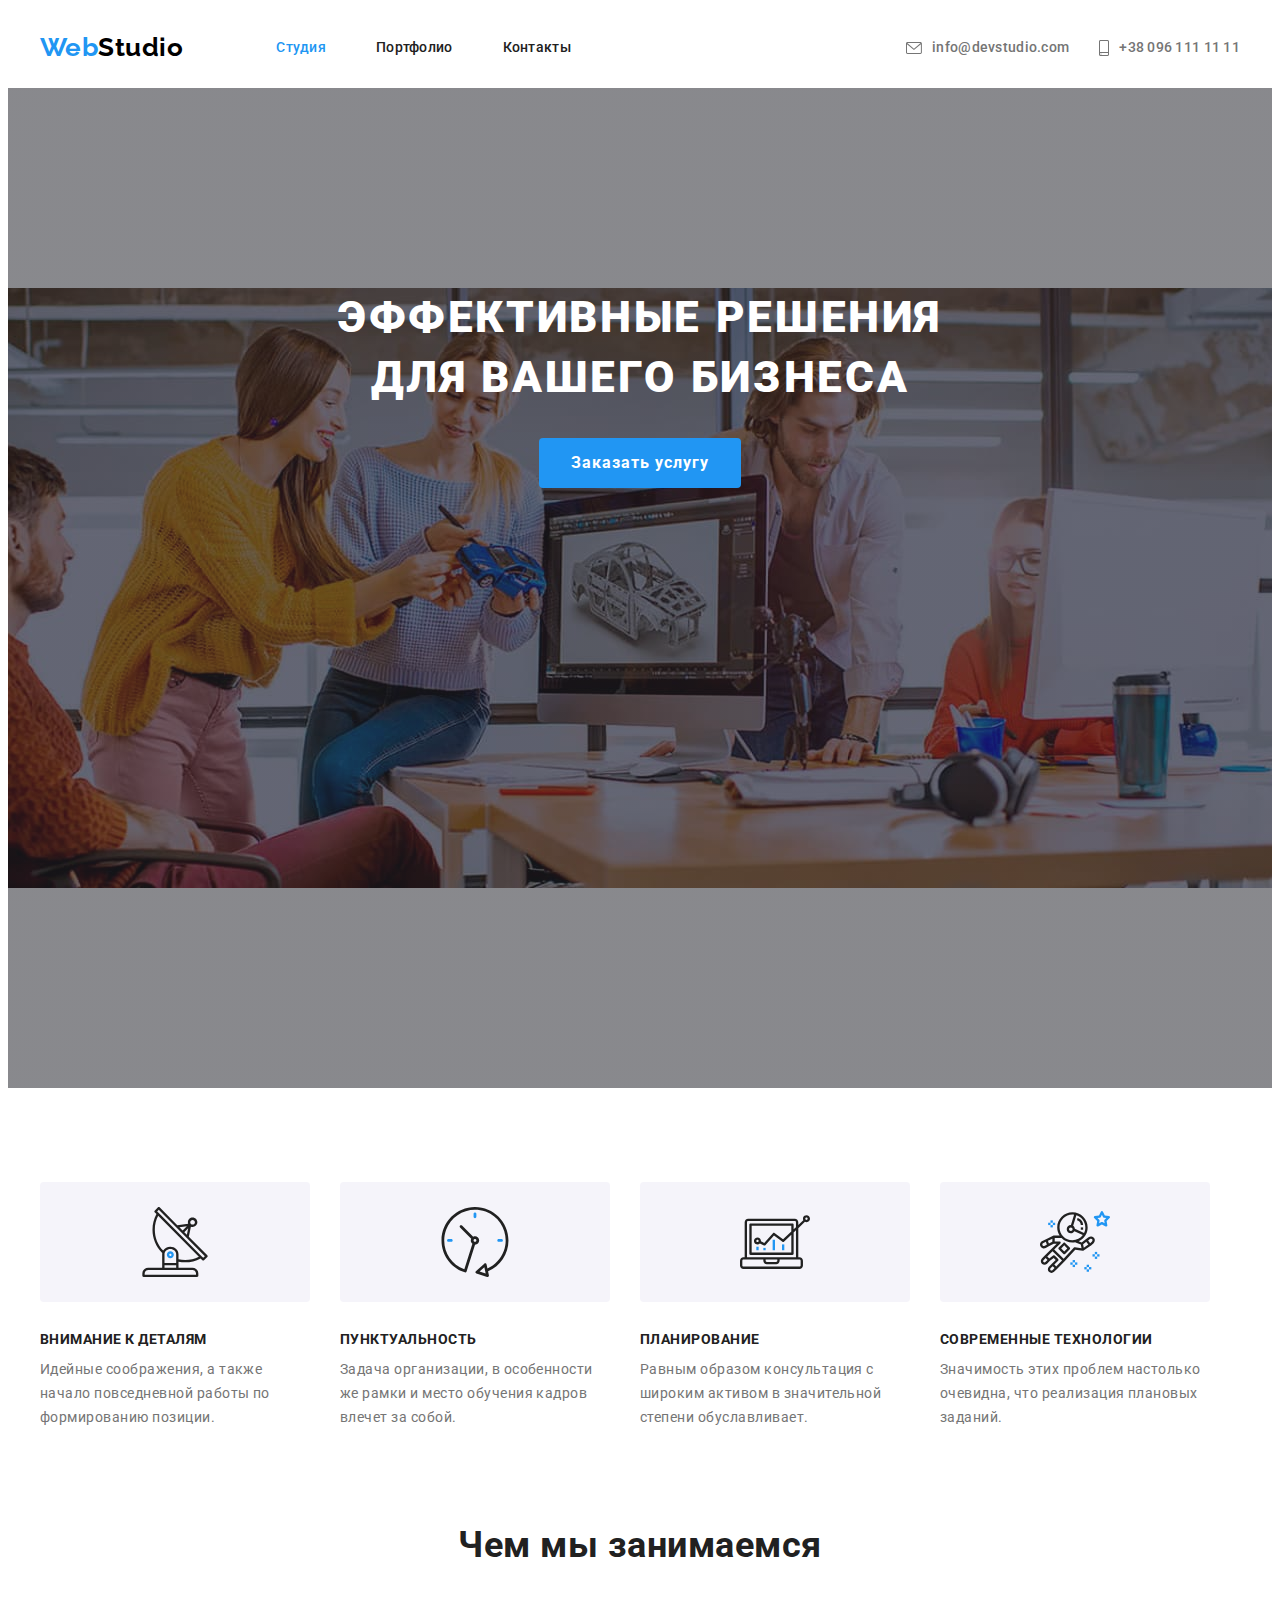
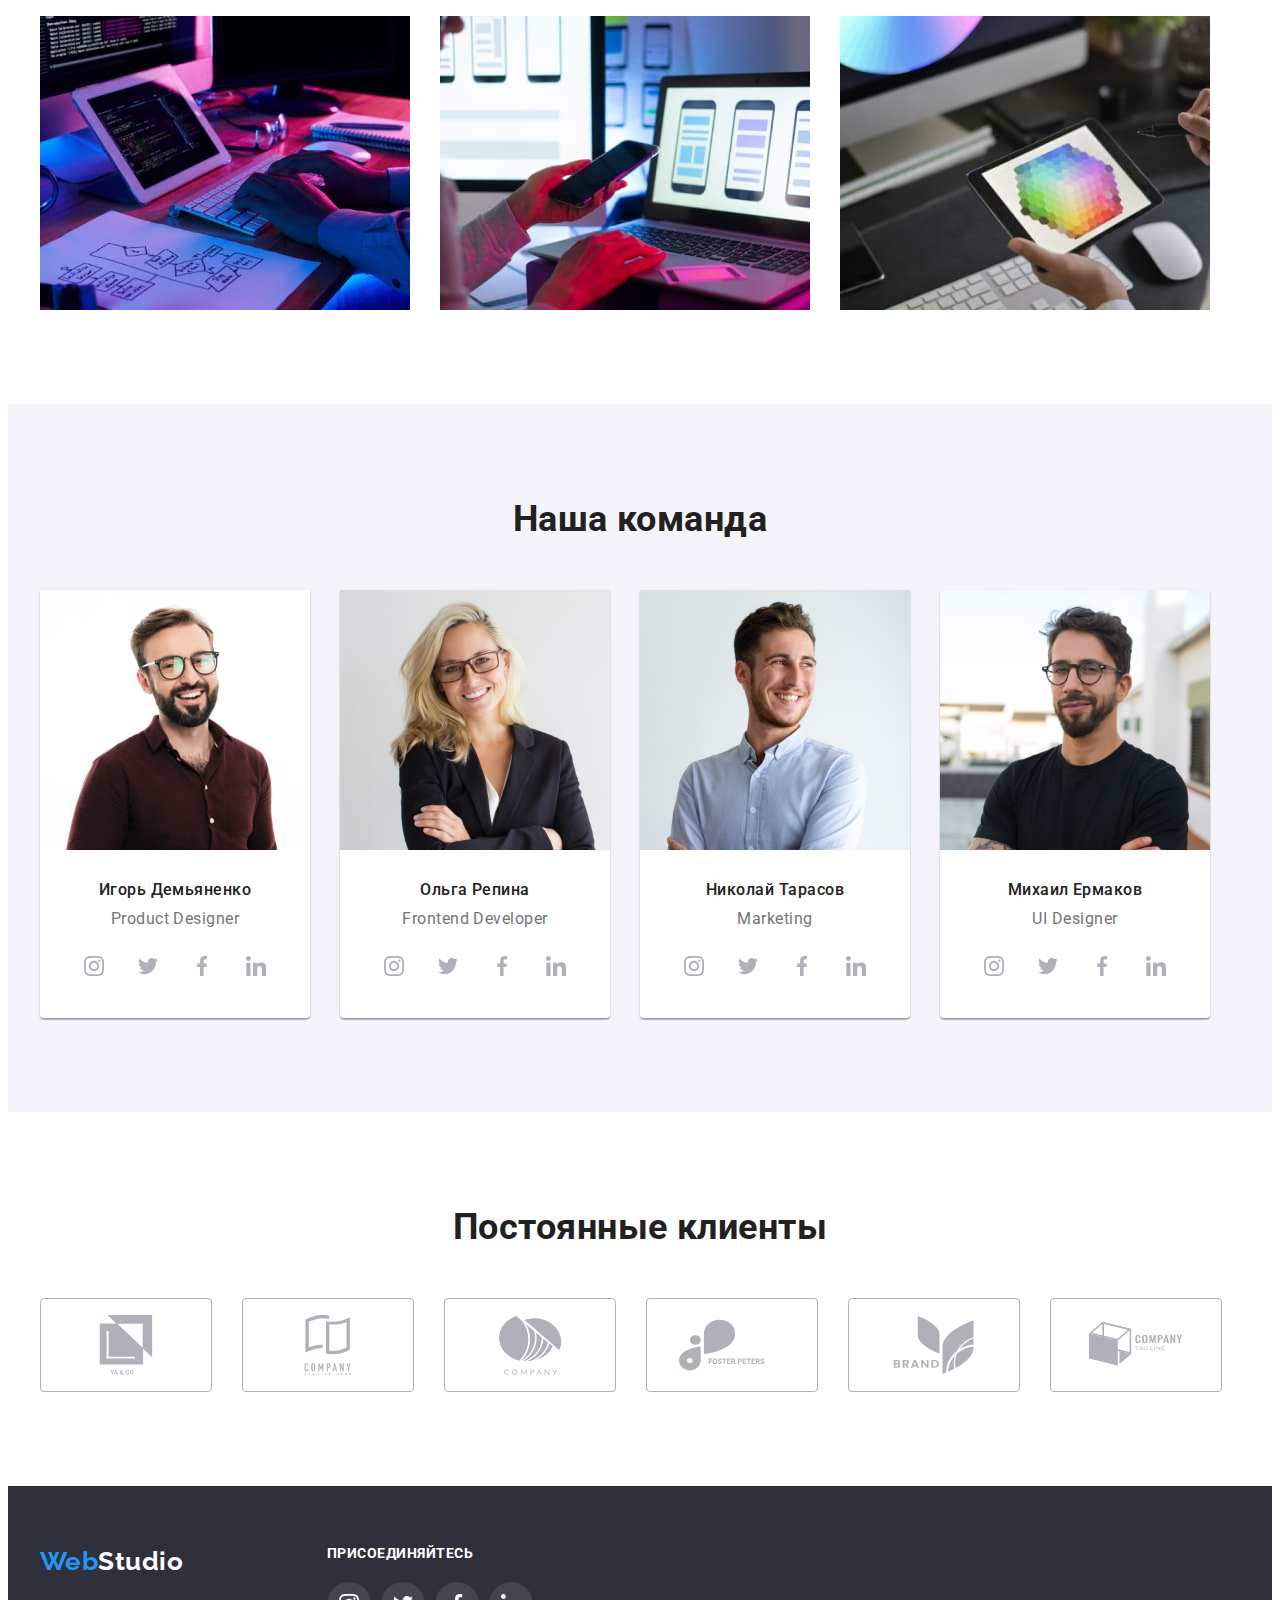
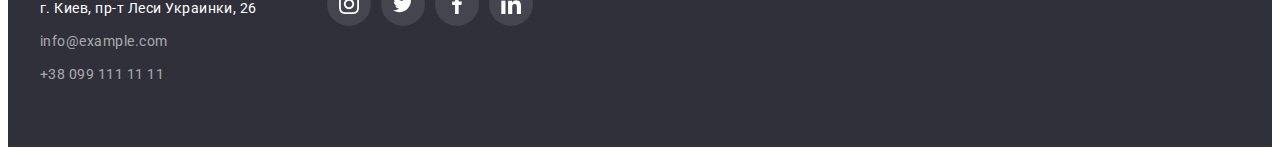
<file: index.html>
<!DOCTYPE html>
<html lang="ru">
<head>
    <meta charset="UTF-8">
    <meta http-equiv="X-UA-Compatible" content="IE=edge">
    <meta name="viewport" content="width=device-width, initial-scale=1.0">
    <title lang="en">Webstudio</title>
    <link rel="preconnect" href="https://fonts.googleapis.com">
    <link rel="preconnect" href="https://fonts.gstatic.com" crossorigin>
    <link href="https://fonts.googleapis.com/css2?family=Raleway:wght@700&family=Roboto:wght@400;500;700;900&display=swap" rel="stylesheet">
    <link rel="stylesheet" href="https://cdnjs.cloudflare.com/ajax/libs/modern-normalize/1.1.0/modern-normalize.min.css" integrity="sha512-wpPYUAdjBVSE4KJnH1VR1HeZfpl1ub8YT/NKx4PuQ5NmX2tKuGu6U/JRp5y+Y8XG2tV+wKQpNHVUX03MfMFn9Q==" crossorigin="anonymous" referrerpolicy="no-referrer" />
    <link rel="stylesheet" href="./css/styles.css">
</head>
<body>
    <header class="header">
        <div class="container one-line"> 
         <a href="#" lang="en" class="logo link logomg">Web<span class="logo-part">Studio</span></a>
         <nav class="header-nav">
          <ul class="nav-list list">
            <li class="item">
              <a href="#" class="site-nav link current">Студия</a>
            </li>
            <li class="item">
                <a href="./portfolio.html" class="site-nav link">Портфолио</a>
            </li>
            <li class="item"> 
                <a href="#" class="site-nav link">Контакты</a>
            </li>
          </ul>
         </nav>
         <ul class="links list">
             <li class="item-mailto">
                <a href="mailto:info@devstudio.com" class="nav-link link"> 
                    <svg class="link-mail-item" width="16" height="12">
                        <use href="./img/icons-header.svg#icon-icon-mail">
                            </use>
                    </svg> 
                    info@devstudio.com</a>
            </li>
                 <li class="links-item item">
                <a href="tel:+380961111111" class="nav-link link">
                    <svg class="link-mail-item" width="10" height="16">
                        <use href="./img/icons-header.svg#icon-icon-phone"></use>
                    </svg>
                    +38 096 111 11 11</a>
            </li>
         </ul>
         </div>
    </header>
    <main>
        <section class="hero">
            <div class="container">
        <h1 class="hero-title">Эффективные решения для вашего бизнеса</h1>
        <button type="button" class="button">Заказать услугу</button>
        </div>
        </section>
        <section class="particulars" >
            <div class="container particulars-list">
            <h2 hidden>Particular-qualities</h2>
        <ul class="particulars-list list">
            <li class="particulars-item icon-antenna">
                <h3 class="Particular-qualities-title">Внимание к деталям</h3>
                <p class="Particular-qualities-text">Идейные соображения, а также начало повседневной работы по формированию позиции.</p>
            </li>
            <li class="particulars-item icon-clock">
                <h3 class="Particular-qualities-title">Пунктуальность</h3>
                <p class="Particular-qualities-text">Задача организации, в особенности же рамки и место обучения кадров влечет за собой.</p>
            </li> 
            <li class="particulars-item icon-diagram">
                <h3 class="Particular-qualities-title">Планирование</h3>
                <p class="Particular-qualities-text">Равным образом консультация с широким активом в значительной степени обуславливает.</p>
            </li>
            <li class="particulars-item icon-astronaut">
                <h3 class="Particular-qualities-title">Современные технологии</h3>
                <p class="Particular-qualities-text">Значимость этих проблем настолько очевидна, что реализация плановых заданий.</p>
            </li>
        </ul>
        </div>
        </section>
        <section class="doing">
            <div class="container">
            <h2 class="doing-title">Чем мы занимаемся</h2>
             <ul class="doing-list list">
                <li class="doing-item"> 
                    <img class="doing-img" src="./img/doing1.jpg" alt="software-development"
                    width="370" 
                    height="294" >                     
                </li>
                <li class="doing-item"> 
                    <img class="doing-img" src="./img/doing2.jpg" alt="mobile-app-testing"
                    width="370" 
                    height="294" >                     
                </li>
                <li class="doing-item"> 
                    <img class="doing-img" src="./img/doing3.jpg" alt="working-with-color-palette"
                    width="370" 
                    height="294" >                     
                </li>
             </ul>
             </div>
        </section>
        <section class="section-team">
            <div class="container">
            <h2 class="team-title">Наша команда</h2>
            <ul class="team-list list">
                <li class="team-item">                     
                    <img class="img-correct" src="./img/photo_team1.jpg" alt="product_designer"
                    width="270" 
                    height="260" >   
                    <div class="container-team-back">  
                    <h3 class="team-person">Игорь Демьяненко</h3>
                    <p lang="en" class="team-text">Product Designer</p>
                    <ul class="studio-soc list">
                        <li class="studio-soc-item">
                            <a href="" class="studio-soc-link link">
                                <svg class="studio-soc-icon" width="20" height="20">
                                    <use href="./img/icons.svg#icon-instagram"></use>                                
                                </svg>
                            </a>
                        </li>
                        <li class="studio-soc-item">
                            <a href="" class="studio-soc-link link">
                               <svg class="studio-soc-icon" width="20" height="20">
                                    <use href="./img/icons.svg#icon-twitter"></use>                                
                                </svg> 
                            </a>
                        </li>
                        <li class="studio-soc-item">
                            <a href="" class="studio-soc-link link">
                                 <svg class="studio-soc-icon" width="20" height="20">
                                    <use href="./img/icons.svg#icon-facebook"></use>                                
                                </svg> 
                            </a>
                        </li>
                        <li class="studio-soc-item">
                            <a href="" class="studio-soc-link link">
                                 <svg class="studio-soc-icon" width="20" height="20">
                                    <use href="./img/icons.svg#icon-linkedin"></use>                                
                                </svg> 
                            </a>
                        </li>
                    </ul>
                    </div>
                </li>
                <li class="team-item"> 
                    <img class="img-correct" src="./img/photo_team2.jpg" alt="frontend_developer"
                    width="270" 
                    height="260" > 
                    <div class="container-team-back">    
                    <h3 class="team-person">Ольга Репина</h3>
                    <p lang="en" class="team-text">Frontend Developer</p>
                    <ul class="studio-soc list">
                        <li class="studio-soc-item">
                            <a href="" class="studio-soc-link link">
                                <svg class="studio-soc-icon" width="20" height="20">
                                    <use href="./img/icons.svg#icon-instagram"></use>                                
                                </svg>
                            </a>
                        </li>
                        <li class="studio-soc-item">
                            <a href="" class="studio-soc-link link">
                               <svg class="studio-soc-icon" width="20" height="20">
                                    <use href="./img/icons.svg#icon-twitter"></use>                                
                                </svg> 
                            </a>
                        </li>
                        <li class="studio-soc-item">
                            <a href="" class="studio-soc-link link">
                                 <svg class="studio-soc-icon" width="20" height="20">
                                    <use href="./img/icons.svg#icon-facebook"></use>                                
                                </svg> 
                            </a>
                        </li>
                        <li class="studio-soc-item">
                            <a href="" class="studio-soc-link link">
                                 <svg class="studio-soc-icon" width="20" height="20">
                                    <use href="./img/icons.svg#icon-linkedin"></use>                                
                                </svg> 
                            </a>
                        </li>
                    </ul>
                    </div>
                </li>
                <li class="team-item">                    
                    <img class="img-correct" src="./img/photo_team3.jpg" alt="marketing"
                    width="270" 
                    height="260" >    
                    <div class="container-team-back">
                    <h3 class="team-person">Николай Тарасов</h3>
                    <p lang="en" class="team-text">Marketing</p>
                    <ul class="studio-soc list">
                        <li class="studio-soc-item">
                            <a href="" class="studio-soc-link link">
                                <svg class="studio-soc-icon" width="20" height="20">
                                    <use href="./img/icons.svg#icon-instagram"></use>                                
                                </svg>
                            </a>
                        </li>
                        <li class="studio-soc-item">
                            <a href="" class="studio-soc-link link">
                               <svg class="studio-soc-icon" width="20" height="20">
                                    <use href="./img/icons.svg#icon-twitter"></use>                                
                                </svg> 
                            </a>
                        </li>
                        <li class="studio-soc-item">
                            <a href="" class="studio-soc-link link">
                                 <svg class="studio-soc-icon" width="20" height="20">
                                    <use href="./img/icons.svg#icon-facebook"></use>                                
                                </svg> 
                            </a>
                        </li>
                        <li class="studio-soc-item">
                            <a href="" class="studio-soc-link link">
                                 <svg class="studio-soc-icon" width="20" height="20">
                                    <use href="./img/icons.svg#icon-linkedin"></use>                                
                                </svg> 
                            </a>
                        </li>
                    </ul>
                    </div>
                </li>
                <li class="team-item">                    
                    <img class="img-correct" src="./img/photo_team4.jpg" alt="UI_Designer"
                    width="270" 
                    height="260" >   
                     <div class="container-team-back">
                    <h3 class="team-person">Михаил Ермаков</h3>
                    <p lang="en" class="team-text">UI Designer</p>
                    <ul class="studio-soc list">
                        <li class="studio-soc-item">
                            <a href="" class="studio-soc-link link">
                                <svg class="studio-soc-icon" width="20" height="20">
                                    <use href="./img/icons.svg#icon-instagram"></use>                                
                                </svg>
                            </a>
                        </li>
                        <li class="studio-soc-item">
                            <a href="" class="studio-soc-link link">
                               <svg class="studio-soc-icon" width="20" height="20">
                                    <use href="./img/icons.svg#icon-twitter"></use>                                
                                </svg> 
                            </a>
                        </li>
                        <li class="studio-soc-item">
                            <a href="" class="studio-soc-link link">
                                 <svg class="studio-soc-icon" width="20" height="20">
                                    <use href="./img/icons.svg#icon-facebook"></use>                                
                                </svg> 
                            </a>
                        </li>
                        <li class="studio-soc-item">
                            <a href="" class="studio-soc-link link">
                                 <svg class="studio-soc-icon" width="20" height="20">
                                    <use href="./img/icons.svg#icon-linkedin"></use>                                
                                </svg> 
                            </a>
                        </li>
                    </ul>
                    </div>
                </li>
            </ul>
            </div>
        </section>   
        <section class="regular-clients">
            <div class="container">
                <h2 class="regular-clients-title">Постоянные клиенты</h2>
            <ul class="regular-clients-list list">
               <li class="regular-clients-item">
                  <a href="" class="regular-clients-link">
                    <svg class="regular-clients-icon" width="106" height="60">
                        <use href="./img/icons-clients.svg#icon-cl-yaco"></use>
                    </svg>
                  </a>
              </li>
               <li class="regular-clients-item">
                   <a href="" class="regular-clients-link">
                    <svg class="regular-clients-icon" width="106" height="60">
                        <use href="./img/icons-clients.svg#icon-cl-company-tag-here"></use>
                    </svg>
                   </a>
              </li>
              <li class="regular-clients-item">
                   <a href="" class="regular-clients-link">
                     <svg class="regular-clients-icon" width="106" height="60">
                        <use href="./img/icons-clients.svg#icon-cl-company"></use>
                    </svg>
                   </a>
              </li>        
               <li class="regular-clients-item">
                   <a href="" class="regular-clients-link">
                     <svg class="regular-clients-icon" width="106" height="60">
                        <use href="./img/icons-clients.svg#icon-cl-foster-peters"></use>
                    </svg>
                   </a>
              </li>
              <li class="regular-clients-item">
                   <a href="" class="regular-clients-link">
                   <svg class="regular-clients-icon" width="106" height="60">
                        <use href="./img/icons-clients.svg#icon-cl-brand"></use>
                    </svg>
                   </a>
              </li>
              <li class="regular-clients-item">
                   <a href="" class="regular-clients-link">
                     <svg class="regular-clients-icon" width="106" height="60">
                        <use href="./img/icons-clients.svg#icon-cl-company-tagline"></use>
                    </svg>
                   </a>
              </li>
            </ul>
             </div>
        </section>     
    </main>
    <footer class="footer">
        <div class="container">
            <div class="footer-line">
                <div class="logo-adress">
            <a href="#" lang="en" class="logo foot link">Web<span class="part-second">Studio</span></a>
            <address class="address-section">
                <p class="address-text">г. Киев, пр-т Леси Украинки, 26</p>
                <ul class="list">
                    <li class="list-item-footer">
                        <a href="mailto:info@example.com" class="foot-link link">info@example.com</a>
                    </li>
                    <li class="list-item-footer">
                        <a href="tel:+380991111111" class="foot-link last link">+38 099 111 11 11</a>
                    </li>                   
                </ul>
                 </address> 
                 </div>
                 <section class="join-links">
                 <h2 class="join-title">ПРИСОЕДИНЯЙТЕСЬ</h2>
                 <ul class="join-list list">
                    <li class="join-item">
                        <a href="" class="join-link">
                          <svg class="join-icon" width="20" height="20">
                                    <use href="./img/icons.svg#icon-instagram"></use>                                
                                </svg>
                        </a>
                    </li>
                 <li class="join-item">
                         <a href="" class="join-link">
                             <svg class="join-icon" width="20" height="20">
                                <use href="./img/icons.svg#icon-twitter"></use>                                
                             </svg>
                         </a>
                </li>
                 <li class="join-item">
                        <a href="" class="join-link">
                              <svg class="join-icon" width="20" height="20">
                                <use href="./img/icons.svg#icon-facebook"></use>                                
                             </svg>
                        </a>
                    </li>
                 <li class="join-item">
                        <a href="" class="join-link">
                            <svg class="join-icon" width="20" height="20">
                                <use href="./img/icons.svg#icon-linkedin"></use>                                
                             </svg>
                        </a>
                    </li>
                </ul>     
                </section>     
                </div>                  
        </div>        
    </footer>
</body>
</html>
</file>
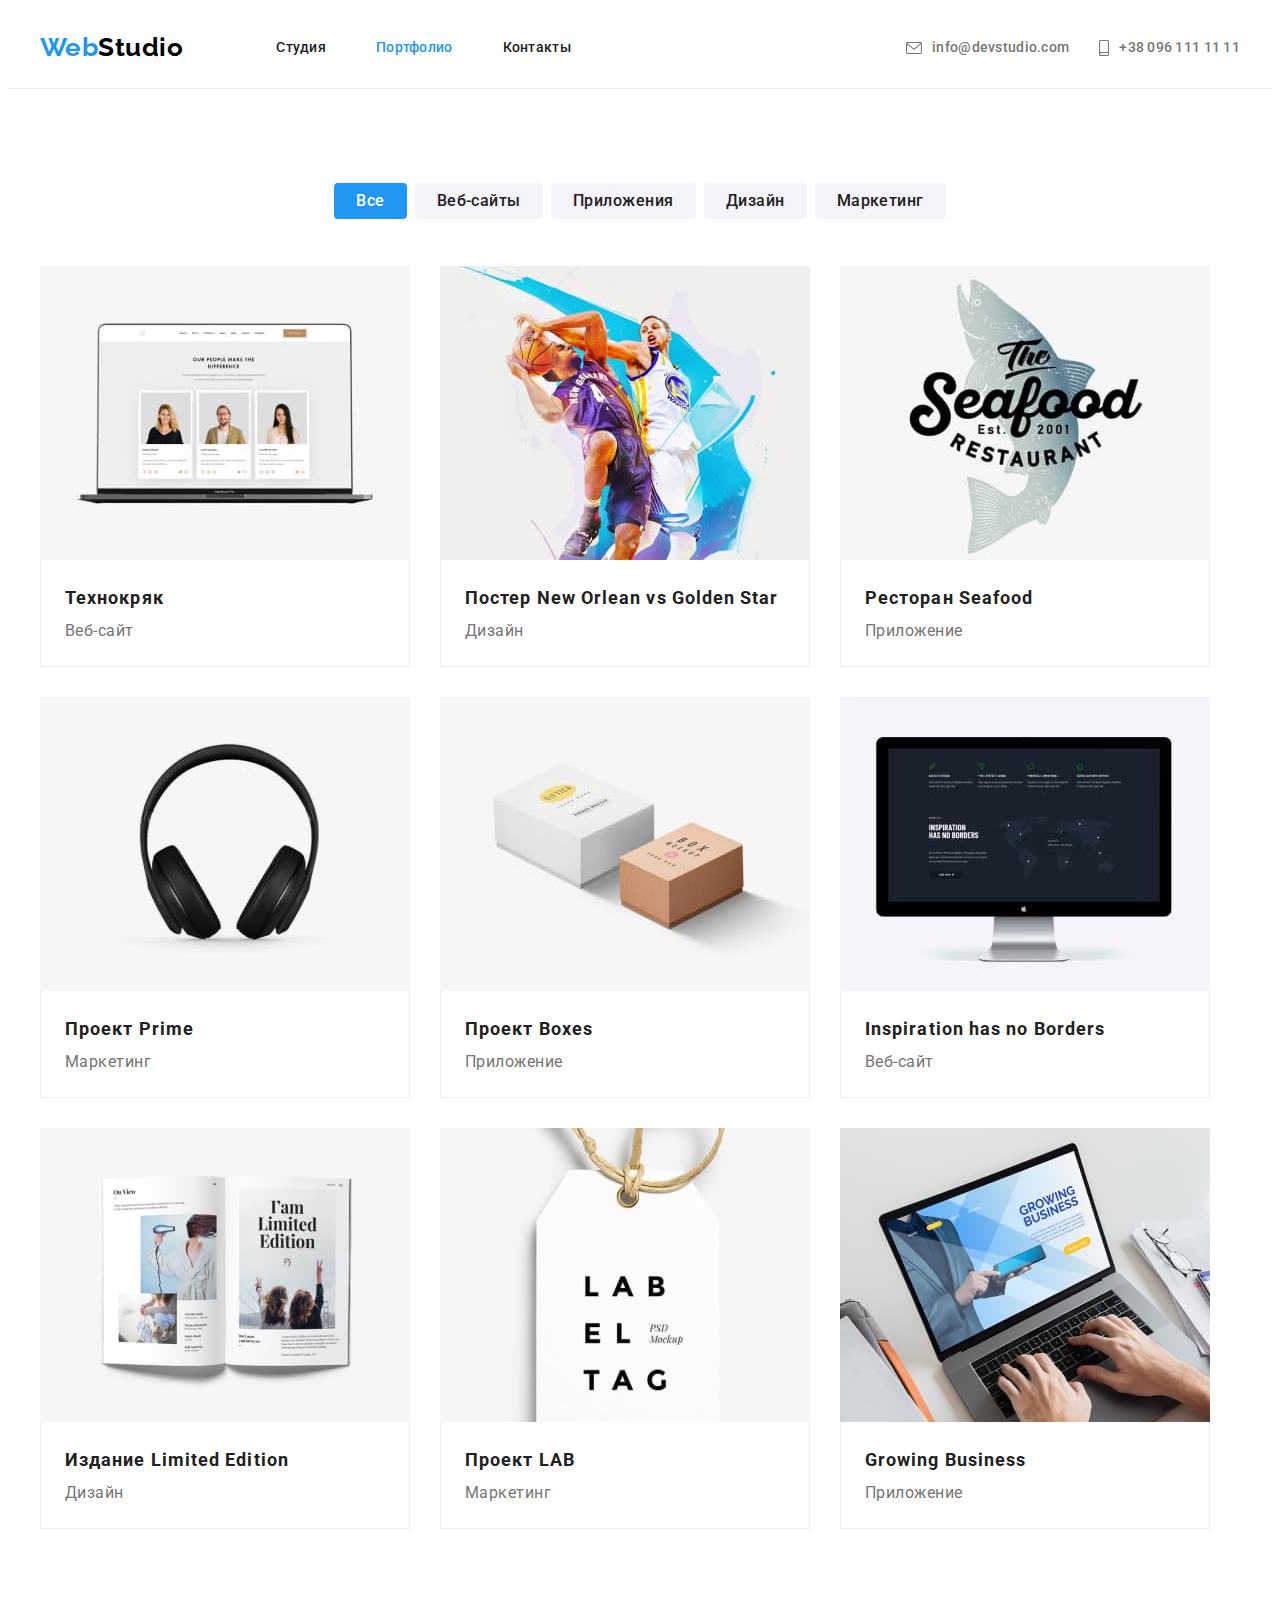
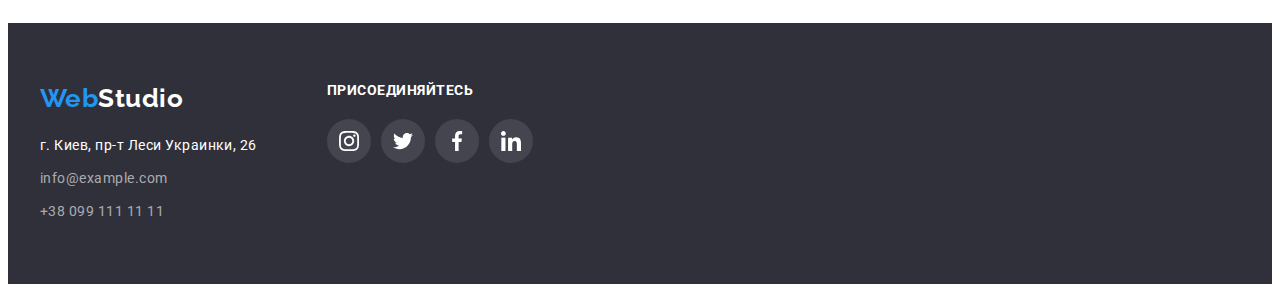
<file: portfolio.html>
<!DOCTYPE html>
<html lang="ru">
<head>
    <meta charset="UTF-8">
    <meta http-equiv="X-UA-Compatible" content="IE=edge">
    <meta name="viewport" content="width=device-width, initial-scale=1.0">
    <title lang="en">Webstudio</title>
    <link rel="preconnect" href="https://fonts.googleapis.com">
    <link rel="preconnect" href="https://fonts.gstatic.com" crossorigin>
    <link href="https://fonts.googleapis.com/css2?family=Raleway:wght@700&family=Roboto:wght@400;500;700;900&display=swap" rel="stylesheet">
    <link rel="stylesheet" href="https://cdnjs.cloudflare.com/ajax/libs/modern-normalize/1.1.0/modern-normalize.min.css" integrity="sha512-wpPYUAdjBVSE4KJnH1VR1HeZfpl1ub8YT/NKx4PuQ5NmX2tKuGu6U/JRp5y+Y8XG2tV+wKQpNHVUX03MfMFn9Q==" crossorigin="anonymous" referrerpolicy="no-referrer" />
    <link rel="stylesheet" href="./css/styles.css">
</head>
<body>
     <header class="header portfolio">
        <div class="container one-line"> 
         <a href="#" lang="en" class="logo link logomg">Web<span class="logo-part">Studio</span></a>
         <nav class="header-nav">
          <ul class="nav-list list">
            <li class="item">
              <a href="./index.html" class="site-nav link">Студия</a>
            </li>
            <li class="item">
                <a href="#" class="site-nav link current">Портфолио</a>
            </li>
            <li class="item"> 
                <a href="#" class="site-nav link">Контакты</a>
            </li>
          </ul>
         </nav>
         <ul class="links list">
             <li class="item-mailto">
                <a href="mailto:info@devstudio.com" class="nav-link link"> 
                    <svg class="link-mail-item" width="16" height="12">
                        <use href="./img/icons-header.svg#icon-icon-mail">
                            </use>
                    </svg> 
                    info@devstudio.com</a>
            </li>
                 <li class="links-item item">
                <a href="tel:+380961111111" class="nav-link link">
                    <svg class="link-mail-item" width="10" height="16">
                        <use href="./img/icons-header.svg#icon-icon-phone"></use>
                    </svg>
                    +38 096 111 11 11</a>
            </li>
         </ul>
         </div>
    </header>
    <main>
        <section class="sect-filtr-buttons">
        <div class="container">
         </nav>
             <h1 hidden>Filtr-buttons</h2>
            <ul class="btn-list list">
                <li class="btn-item"><button type="button" class="about-btn all">Все</button></li>
                <li class="btn-item"><button type="button" class="about-btn clik">Веб-сайты</button></li>
                <li class="btn-item"><button type="button" class="about-btn clik">Приложения</button></li>
                <li class="btn-item"><button type="button" class="about-btn clik">Дизайн</button></li>
                <li class="btn-item"><button type="button" class="about-btn clik">Маркетинг</button></li>
            </ul>
            <ul class="portfolio-list list">
                <li class="portfolio-item">
                    <a href="#" class="portfolio-link link">
                    <img class="img-correct" src="./img/our-people.jpg" 
                    alt="photos-our-people"
                    width="370"
                    height="294">
                    <div class="border-portfolio">          
                    <h2 class="portfolio-title">Технокряк</h2>
                    <p class="portfolio-text">Веб-сайт</p>
                    </div>
                    </a>                     
                </li>
                <li class="portfolio-item">
                    <a href="#" class="portfolio-link link">
                    <img class="img-correct" src="./img/poster-new-orlean.jpg" 
                    alt="poster-new-orlean-vs-golden-star"
                    width="370" 
                    height="294">
                    <div class="border-portfolio"> 
                    <h2 class="portfolio-title">Постер <span lang="en">New Orlean vs Golden Star</span></h2>
                    <p class="portfolio-text">Дизайн</p>
                    </div>
                    </a>                    
                </li>
                <li class="portfolio-item">
                    <a href="#" class="portfolio-link link">
                    <img class="img-correct" src="./img/seafood-rest.jpg" 
                    alt="photo-logo-seafood-restaurant"
                    width="370" 
                    height="294">
                    <div class="border-portfolio"> 
                    <h2 class="portfolio-title">Ресторан <span lang="en">Seafood</span></h2>
                    <p class="portfolio-text">Приложение</p>
                    </div>
                    </a>
                </li>
                <li class="portfolio-item">
                    <a href="#" class="portfolio-link link">
                    <img class="img-correct" src="./img/project-mark.jpg" 
                    alt="photo-headphones"
                    width="370" 
                    height="294">
                    <div class="border-portfolio"> 
                    <h2 class="portfolio-title">Проект <span lang="en">Prime</span></h2>
                    <p class="portfolio-text">Маркетинг</p>
                    </div>
                    </a>
                </li>
                <li class="portfolio-item">
                    <a href="#" class="portfolio-link link">
                    <img class="img-correct" src="./img/project-boxes.jpg" 
                    alt="photo-boxes"
                    width="370" 
                    height="294">
                    <div class="border-portfolio">
                    <h2 class="portfolio-title">Проект <span lang="en">Boxes</span></h2>
                    <p class="portfolio-text">Приложение</p>
                    </div>
                    </a>
                </li>
                <li class="portfolio-item">
                    <a href="#" class="portfolio-link link">
                    <img class="img-correct" src="./img/inspiration-comp.jpg" 
                    alt="photo-computer"
                    width="370" 
                    height="294">
                    <div class="border-portfolio">
                    <h2 lang="en" class="portfolio-title">Inspiration has no Borders</h2>
                    <p class="portfolio-text">Веб-сайт</p>
                    </div>
                    </a>
                </li>
                <li class="portfolio-item">
                    <a href="#" class="portfolio-link link">
                    <img class="img-correct" src="./img/edition.jpg" 
                    alt="photo-book-limited-edition"
                    width="370" 
                    height="294">
                    <div class="border-portfolio">
                    <h2 class="portfolio-title">Издание <span lang="en">Limited Edition</span></h2>
                    <p class="portfolio-text">Дизайн</p>
                    </div>
                    </a>
                </li>
                <li class="portfolio-item">
                    <a href="#" class="portfolio-link link">
                    <img class="img-correct" src="./img/project-lab.jpg" 
                    alt="photo-label-tag"
                    width="370" 
                    height="294">
                    <div class="border-portfolio">
                    <h2 class="portfolio-title">Проект <span lang="en">LAB</span></h2>
                    <p class="portfolio-text">Маркетинг</p>
                    </div>
                    </a>
                </li>
                <li class="portfolio-item">
                    <a href="#" class="portfolio-link link">
                    <img class="img-correct" src="./img/growing-business.jpg" 
                    alt="photo-computer-with-an-inscription"
                    width="370" 
                    height="294">
                    <div class="border-portfolio">
                    <h2 lang="en" class="portfolio-title">Growing Business</h2>
                    <p class="portfolio-text">Приложение</p>
                    </div>
                    </a>
                </li>
            </ul>
            </div>
        </section>
    </main>
    <footer class="footer">
            <div class="container">
            <div class="footer-line">
                <div class="logo-adress">
            <a href="#" lang="en" class="logo foot link">Web<span class="part-second">Studio</span></a>
            <address class="address-section">
                <p class="address-text">г. Киев, пр-т Леси Украинки, 26</p>
                <ul class="list">
                    <li class="list-item-footer">
                        <a href="mailto:info@example.com" class="foot-link link">info@example.com</a>
                    </li>
                    <li class="list-item-footer">
                        <a href="tel:+380991111111" class="foot-link last link">+38 099 111 11 11</a>
                    </li>                   
                </ul>
                 </address> 
                 </div>
                 <section class="join-links">
                 <h2 class="join-title">ПРИСОЕДИНЯЙТЕСЬ</h2>
                 <ul class="join-list list">
                    <li class="join-item">
                        <a href="" class="join-link">
                          <svg class="join-icon" width="20" height="20">
                                    <use href="./img/icons.svg#icon-instagram"></use>                                
                                </svg>
                        </a>
                    </li>
                 <li class="join-item">
                         <a href="" class="join-link">
                             <svg class="join-icon" width="20" height="20">
                                <use href="./img/icons.svg#icon-twitter"></use>                                
                             </svg>
                         </a>
                </li>
                 <li class="join-item">
                        <a href="" class="join-link">
                              <svg class="join-icon" width="20" height="20">
                                <use href="./img/icons.svg#icon-facebook"></use>                                
                             </svg>
                        </a>
                    </li>
                 <li class="join-item">
                        <a href="" class="join-link">
                            <svg class="join-icon" width="20" height="20">
                                <use href="./img/icons.svg#icon-linkedin"></use>                                
                             </svg>
                        </a>
                    </li>
                </ul>     
                </section>     
                </div>                  
        </div>        
    </footer>
</body>
</html>
</file>
<file: css/styles.css>
:root {
    --main-title-color:#FFFFFF;
    --secondary-title-color:#212121;
    --about-btn-color:#212121;
    --text-color:#757575;
    --part-second-logo-color-foot:#ffffff;
}

p, 
h1, 
h2, 
h3, 
h4, 
h5, 
h6 {
    margin: 0;
}

ul {
    margin: 0;
    padding-left: 0;
}

address {
    font-style: normal;
}

body {
    font-family: 'Roboto', sans-serif;
    letter-spacing: 0.03em;
}

.container {
    width: 1200px;
    padding-left: 15px;
    padding-right: 15px;
    margin-left: auto;
    margin-right: auto;
    outline: #f32141;
    }

.portfolio {
   border-bottom: 1px solid #ECECEC;
}

.logo {
    display: block;
    font-family: 'Raleway';
    font-weight: 700;
    font-size: 26px;
    line-height: 1.19;
    color: #2196F3;
    }

.logo-part {    
    color: #000000;
}

.part-second {
    color:var(--part-second-logo-color-foot);
    margin-bottom: 20px;
}

.logomg {
    padding-top: 24px;
    padding-bottom: 25px;
    margin-right: 93px;
}

.nav-list,
.links {
    display: flex;
}

.links {
    margin-left: auto;
    align-items: center;
}

.item-phone {
    margin-left: 30px;
}

.links-item {
   margin-right: 0;
}

.list {
    list-style: none;
}

.one-line {
    display: flex;
    align-items: center;
}

.nav-list .item:not(:last-child) {
margin-right: 50px;
}

.site-nav {   
display: flex;
padding-top: 32px;
padding-bottom: 32px;

color: #212121;
font-weight: 500;
font-size: 14px;
line-height: 1.14;
letter-spacing: 0.02em;

}

.site-nav:hover, 
.site-nav:focus {    
color: #2196F3;
}

.current {
    color: #2196F3;
}

.link {
text-decoration: none;
}

.nav-link {
display: flex;
align-items: center;
padding-top: 32px;
padding-bottom: 32px;
font-weight: 500;
font-size: 14px;
line-height: 1.14;
letter-spacing: 0.02em;
fill: #757575;
color: #757575;
gap: 10px;
}

.item-mailto {
    margin-right: 30px;
    }

.nav-link:hover, 
.nav-link:focus{
    fill: #2196F3;
    color: #2196F3;
}

.links {
    display: flex;
}

.hero{
padding-top: 200px;
padding-bottom: 200px;

background-repeat: no-repeat;
background-position: center;
max-width: 1600px;
height: 600px;
margin: 0 auto;
background-color: #C4C4C4;
background-image: linear-gradient( 
    rgba(47, 48, 58, 0.4),
    rgba(47, 48, 58, 0.4)),
    url(../img/bg-hero.jpg); 
}

.hero-title {
font-weight: 900;
font-size: 44px;
line-height: 1.36;
text-align: center;
letter-spacing: 0.06em;
text-transform: uppercase;
color:var(--main-title-color);
margin-bottom: 30px;
max-width: 696px;
height: 120px;
margin-left: auto;
margin-right: auto;
}

.button {
cursor: pointer;
display: block;
margin: 0 auto;
border: 0;
padding: 10px 32px;
border-radius: 4px;

font-family: inherit;
font-weight: 700;
font-size: 16px;
line-height: 1.88;
align-items: center;
text-align: center;
letter-spacing: 0.06em;
color: #FFFFFF;
background: #2196F3; 
}

.particulars {
    padding-top: 94px;
    padding-bottom: 94px;
}

.particulars-list {
    display: flex;
}

.particulars-item:not(:last-child) {
    margin-right: 30px;
}

.particulars-item::before {
    content: '';
    display: block;
    height: 120px;   
    border-radius: 4px;
    background-size: 70px 70px; 
    background-repeat: no-repeat;
    background-color: #F5F4FA;
    background-position: center;
}

.icon-antenna::before {
background-image: url(../img/antenna.svg);
}

.icon-clock::before {
background-image: url(../img/clock.svg);
}

.icon-diagram::before {
background-image: url(../img/diagram.svg);
}

.icon-astronaut::before {
background-image: url(../img/astronaut.svg);
}



.Particular-qualities-title {
    margin-top: 30px;
font-weight: 700;
font-size: 14px;
line-height: 1.14;
text-transform: uppercase;
color:var(--secondary-title-color);
}

.Particular-qualities-text {
font-size: 14px;
line-height: 1.71;
color:var(--text-color);
max-width: 270px;
margin-top: 10px;
}

.doing {
    padding-bottom: 94px;
}

.doing-img {
display: block;    
}

.doing-list {
    display: flex;
}

.doing-item {
    padding-bottom: 0;
}

.doing-item:not(:last-child) {
margin-right: 30px;
}

.doing-title, 
.team-title {
font-weight: 700;
font-size: 36px;
line-height: 1.17;
text-align: center;
color:var(--secondary-title-color);
background-color: #FFFFFF;
}

.doing-title {
    margin-bottom: 50px;
}

.team-title {
margin-bottom: 50px;
background: #F5F4FA;
} 

.container-team-back {
    padding-top: 30px;
    padding-bottom: 30px;
    width: 270px;
    border-radius: 0px 0px 4px 4px;
    background: #FFFFFF;
}

.img {
    display: block;
    max-width: 100%;
    height: auto;
}

.section-team {
 padding-bottom: 94px;
padding-top: 94px;


background: #F5F4FA;
}

.team-list {
display: flex;
}

.team-item:not(:last-child) {
    margin-right: 30px;
}

.team-item {
box-shadow: 0px 1px 3px rgba(0, 0, 0, 0.12), 0px 1px 1px rgba(0, 0, 0, 0.14), 0px 2px 1px rgba(0, 0, 0, 0.2);
border-radius: 0px 0px 4px 4px;
}

.team-person {
text-align: center;
margin-bottom: 10px;

font-weight: 500;
font-size: 16px;
line-height: 1.19;
color: #212121;
}

.team-text {
text-align: center;
font-size: 16px;
line-height: 1.19;
color:var(--text-color);
margin-bottom: 16px;
}

.studio-soc {
    display: flex;
    justify-content: center;
    gap: 10px;
}

.studio-soc-link {
    width: 44px;
    height: 44px;
    border-radius: 50%;
    display: flex;
    align-items: center;
    justify-content: center;
}

.studio-soc-icon {
    fill: #AFB1B8;
}

.studio-soc-link:hover,
.studio-soc-link:focus {
    background-color: #2196F3;
}

.studio-soc-link:hover .studio-soc-icon,
.studio-soc-link:focus .studio-soc-icon {
    fill: #FFFFFF;
}

.regular-clients {
padding-top: 94px;
padding-bottom: 94px;
text-align: center;
}

.regular-clients-title {
margin-bottom: 50px;

font-weight: 700;
font-style: Bold;
font-size: 36px;
line-height: 1.17;
Vertical-align: Top;
letter-spacing: 3%;
color: #212121;
}

.regular-clients-list {
    display: flex;
    gap: 30px;
}

.regular-clients-link {
    width: 170px;
    height: 92px;
    border: 1px solid #AFB1B8;
    border-radius: 4px;
    display: flex;
    align-items: center;
    justify-content: center;
    outline: transparent;
}

.regular-clients-link:hover,
.regular-clients-link:focus {
   border: 1px solid #2196F3; 
}

.regular-clients-link:hover .regular-clients-icon,
.regular-clients-link:focus .regular-clients-icon {
   fill: #2196F3; 
}

.regular-clients-icon {
    fill: #AFB1B8;
}

.foot {
    margin-bottom: 20px;
   }

.address-section {
    font-style: normal;
}

.address-text,
.foot-link {
font-size: 14px;
line-height: 1.71;
}

.address-text {
    margin-bottom: 9px;
    color: #FFFFFF;
}

.foot-link {
color: rgba(255, 255, 255, 0.6);
} 

.list-item-footer:not(:last-child) {
margin-bottom: 9px;
}

.last {
    margin-bottom: 0px;
}

.foot-link:hover, 
.foot-link:focus {
color: #2196F3
}


.footer{
padding-top: 60px;
padding-bottom: 60px;
background: #2F303A;
}

.footer-line {
    display: flex;
}

.join-links {
    margin-left: 70px;
   }

.join-title {
    margin-bottom: 20px;
    font-weight: 700;
    font-size: 14px;
    line-height: 1.14; 
    color:#FFFFFF;
}

.join-list {
    display: flex;
    gap: 10px;
    /* justify-content: center; */
}

.join-link {
    width: 44px;
    height: 44px;
    border-radius: 50%;
    display: flex;
    align-items: center;
    justify-content: center;
    background-color: rgba(255, 255, 255, 0.1);
}

.join-icon {
    fill: #FFFFFF;
}

.join-link:hover,
.join-link:focus {
    background-color: #2196F3;
}

.sect-filtr-buttons {
    padding-top: 94px;
    padding-bottom: 94px;
}

.btn-list {
    display: flex;
    justify-content: center;
    margin-bottom: 47px;
}

.btn-item:not(:last-child) {
    margin-right: 8px;
}

.btn-item:hover,
.btn-item:focus {
box-shadow: 0px 3px 1px rgba(0, 0, 0, 0.1), 0px 1px 2px rgba(0, 0, 0, 0.08), 0px 2px 2px rgba(0, 0, 0, 0.12);
border-radius: 4px;
}


.about-btn {
display: block;
padding: 5px 22px;
font-family: inherit;
font-weight: 500;
font-size: 16px;
line-height: 1.62;
text-align: center;
letter-spacing: 0.03em;
color:var(--about-btn-color);
background: #F5F4FA;
border: none;
border-radius: 4px;
}

.clik:hover, 
.clik:focus {
    background: #2196F3;
    color: #FFFFFF;
}

.portfolio-link {
    display: inline-block;
}

/* .portfolio-link {
    box-shadow: 0px 3px 1px rgba(0, 0, 0, 0.1), 0px 1px 2px rgba(0, 0, 0, 0.08), 0px 2px 2px rgba(0, 0, 0, 0.12);
border-radius: 4px;
} */

.portfolio-link:hover,
 .portfolio-link:focus {
box-shadow: 0px 3px 1px rgba(0, 0, 0, 0.1), 0px 1px 2px rgba(0, 0, 0, 0.08), 0px 2px 2px rgba(0, 0, 0, 0.12);
border-radius: 4px;
 }


.all {
    background: #2196F3;
    color: #FFFFFF
}

.portfolio-list {
    display: flex;
    flex-wrap: wrap;
}

.portfolio-item {
    width: 370px;
    margin-right: 30px;
    margin-bottom: 30px;
}

.portfolio-item:nth-child(3n) {
    margin-right: 0;
}

.portfolio-item:nth-last-child(-n+3) {
    margin-bottom: 0;
}

.img-correct {
     display: block;
    max-width: 100%;
    height: auto;
}

.portfolio-title {
    font-weight: 700;
    font-size: 18px;
    line-height: 2;
    letter-spacing: 0.06em;
    color:var(--secondary-title-color);
}

.portfolio-text {
font-size: 16px;
line-height: 1.88;
color:var(--text-color);
}

.border-portfolio {
padding: 20px 24px;
border-bottom: 1px solid #EEEEEE;
border-left: 1px solid #EEEEEE;
border-right: 1px solid #EEEEEE;
}
</file>
